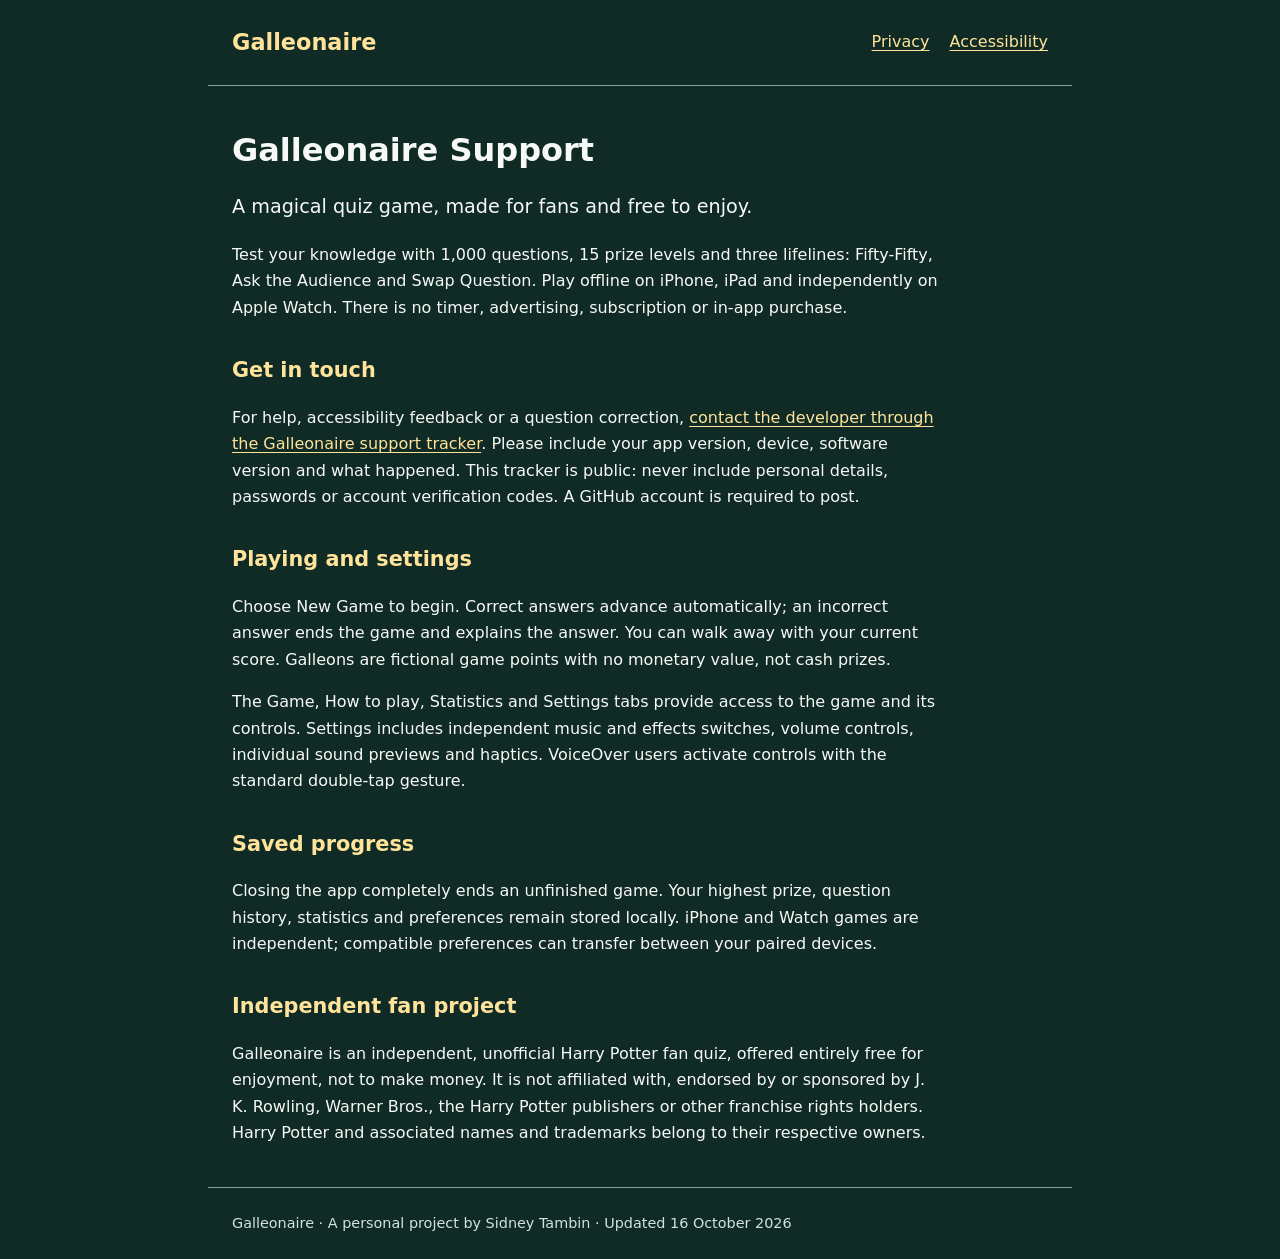
<file: index.html>
<!doctype html>
<html lang="en-GB">
<head><meta charset="utf-8"><meta name="viewport" content="width=device-width,initial-scale=1"><title>Galleonaire - Support</title><link rel="stylesheet" href="style.css"></head>
<body><header><a href="index.html">Galleonaire</a><nav aria-label="Information"><a href="privacy.html">Privacy</a><a href="accessibility.html">Accessibility</a></nav></header>
<main><h1>Galleonaire Support</h1><p class="lead">A magical quiz game, made for fans and free to enjoy.</p>
<p>Test your knowledge with 1,000 questions, 15 prize levels and three lifelines: Fifty-Fifty, Ask the Audience and Swap Question. Play offline on iPhone, iPad and independently on Apple Watch. There is no timer, advertising, subscription or in-app purchase.</p>
<h2>Get in touch</h2><p>For help, accessibility feedback or a question correction, <a href="https://github.com/sidneytambin-maker/galleonaire-apple/issues/new">contact the developer through the Galleonaire support tracker</a>. Please include your app version, device, software version and what happened. This tracker is public: never include personal details, passwords or account verification codes. A GitHub account is required to post.</p>
<h2>Playing and settings</h2><p>Choose New Game to begin. Correct answers advance automatically; an incorrect answer ends the game and explains the answer. You can walk away with your current score. Galleons are fictional game points with no monetary value, not cash prizes.</p>
<p>The Game, How to play, Statistics and Settings tabs provide access to the game and its controls. Settings includes independent music and effects switches, volume controls, individual sound previews and haptics. VoiceOver users activate controls with the standard double-tap gesture.</p>
<h2>Saved progress</h2><p>Closing the app completely ends an unfinished game. Your highest prize, question history, statistics and preferences remain stored locally. iPhone and Watch games are independent; compatible preferences can transfer between your paired devices.</p>
<h2>Independent fan project</h2><p>Galleonaire is an independent, unofficial Harry Potter fan quiz, offered entirely free for enjoyment, not to make money. It is not affiliated with, endorsed by or sponsored by J. K. Rowling, Warner Bros., the Harry Potter publishers or other franchise rights holders. Harry Potter and associated names and trademarks belong to their respective owners.</p></main>
<footer>Galleonaire &middot; A personal project by Sidney Tambin &middot; Updated 16 October 2026</footer></body></html>
</file>
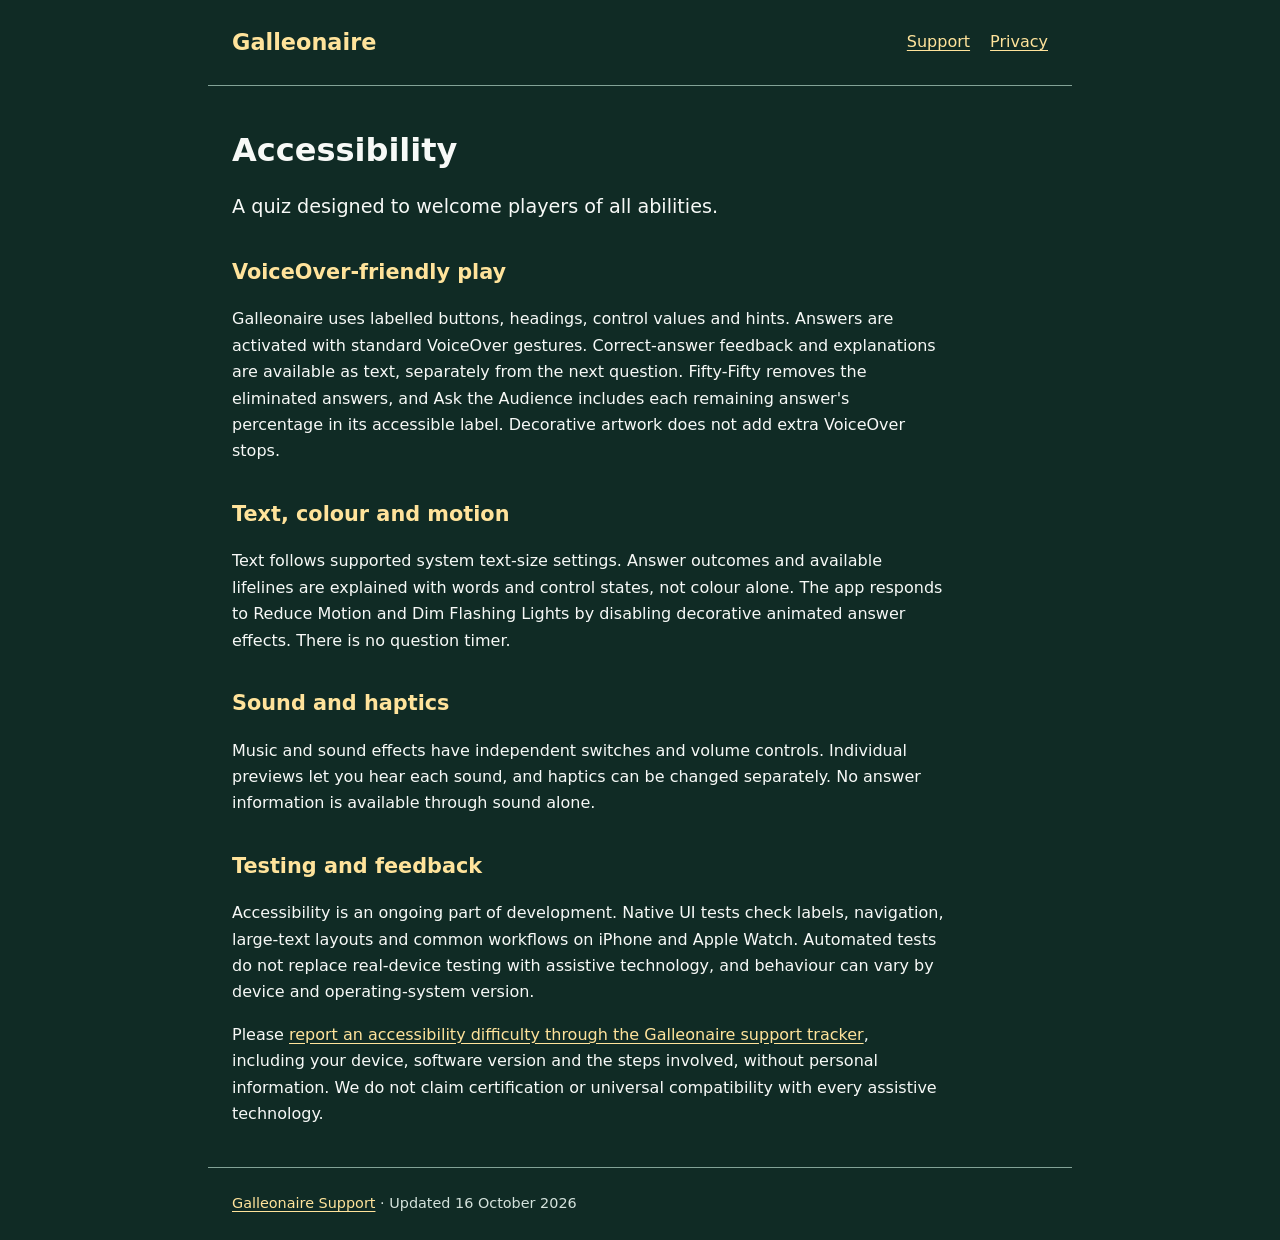
<file: accessibility.html>
<!doctype html>
<html lang="en-GB"><head><meta charset="utf-8"><meta name="viewport" content="width=device-width,initial-scale=1"><title>Galleonaire - Accessibility</title><link rel="stylesheet" href="style.css"></head>
<body><header><a href="index.html">Galleonaire</a><nav aria-label="Information"><a href="index.html">Support</a><a href="privacy.html">Privacy</a></nav></header><main>
<h1>Accessibility</h1><p class="lead">A quiz designed to welcome players of all abilities.</p>
<h2>VoiceOver-friendly play</h2><p>Galleonaire uses labelled buttons, headings, control values and hints. Answers are activated with standard VoiceOver gestures. Correct-answer feedback and explanations are available as text, separately from the next question. Fifty-Fifty removes the eliminated answers, and Ask the Audience includes each remaining answer's percentage in its accessible label. Decorative artwork does not add extra VoiceOver stops.</p>
<h2>Text, colour and motion</h2><p>Text follows supported system text-size settings. Answer outcomes and available lifelines are explained with words and control states, not colour alone. The app responds to Reduce Motion and Dim Flashing Lights by disabling decorative animated answer effects. There is no question timer.</p>
<h2>Sound and haptics</h2><p>Music and sound effects have independent switches and volume controls. Individual previews let you hear each sound, and haptics can be changed separately. No answer information is available through sound alone.</p>
<h2>Testing and feedback</h2><p>Accessibility is an ongoing part of development. Native UI tests check labels, navigation, large-text layouts and common workflows on iPhone and Apple Watch. Automated tests do not replace real-device testing with assistive technology, and behaviour can vary by device and operating-system version.</p><p>Please <a href="https://github.com/sidneytambin-maker/galleonaire-apple/issues/new">report an accessibility difficulty through the Galleonaire support tracker</a>, including your device, software version and the steps involved, without personal information. We do not claim certification or universal compatibility with every assistive technology.</p></main><footer><a href="index.html">Galleonaire Support</a> &middot; Updated 16 October 2026</footer></body></html>
</file>
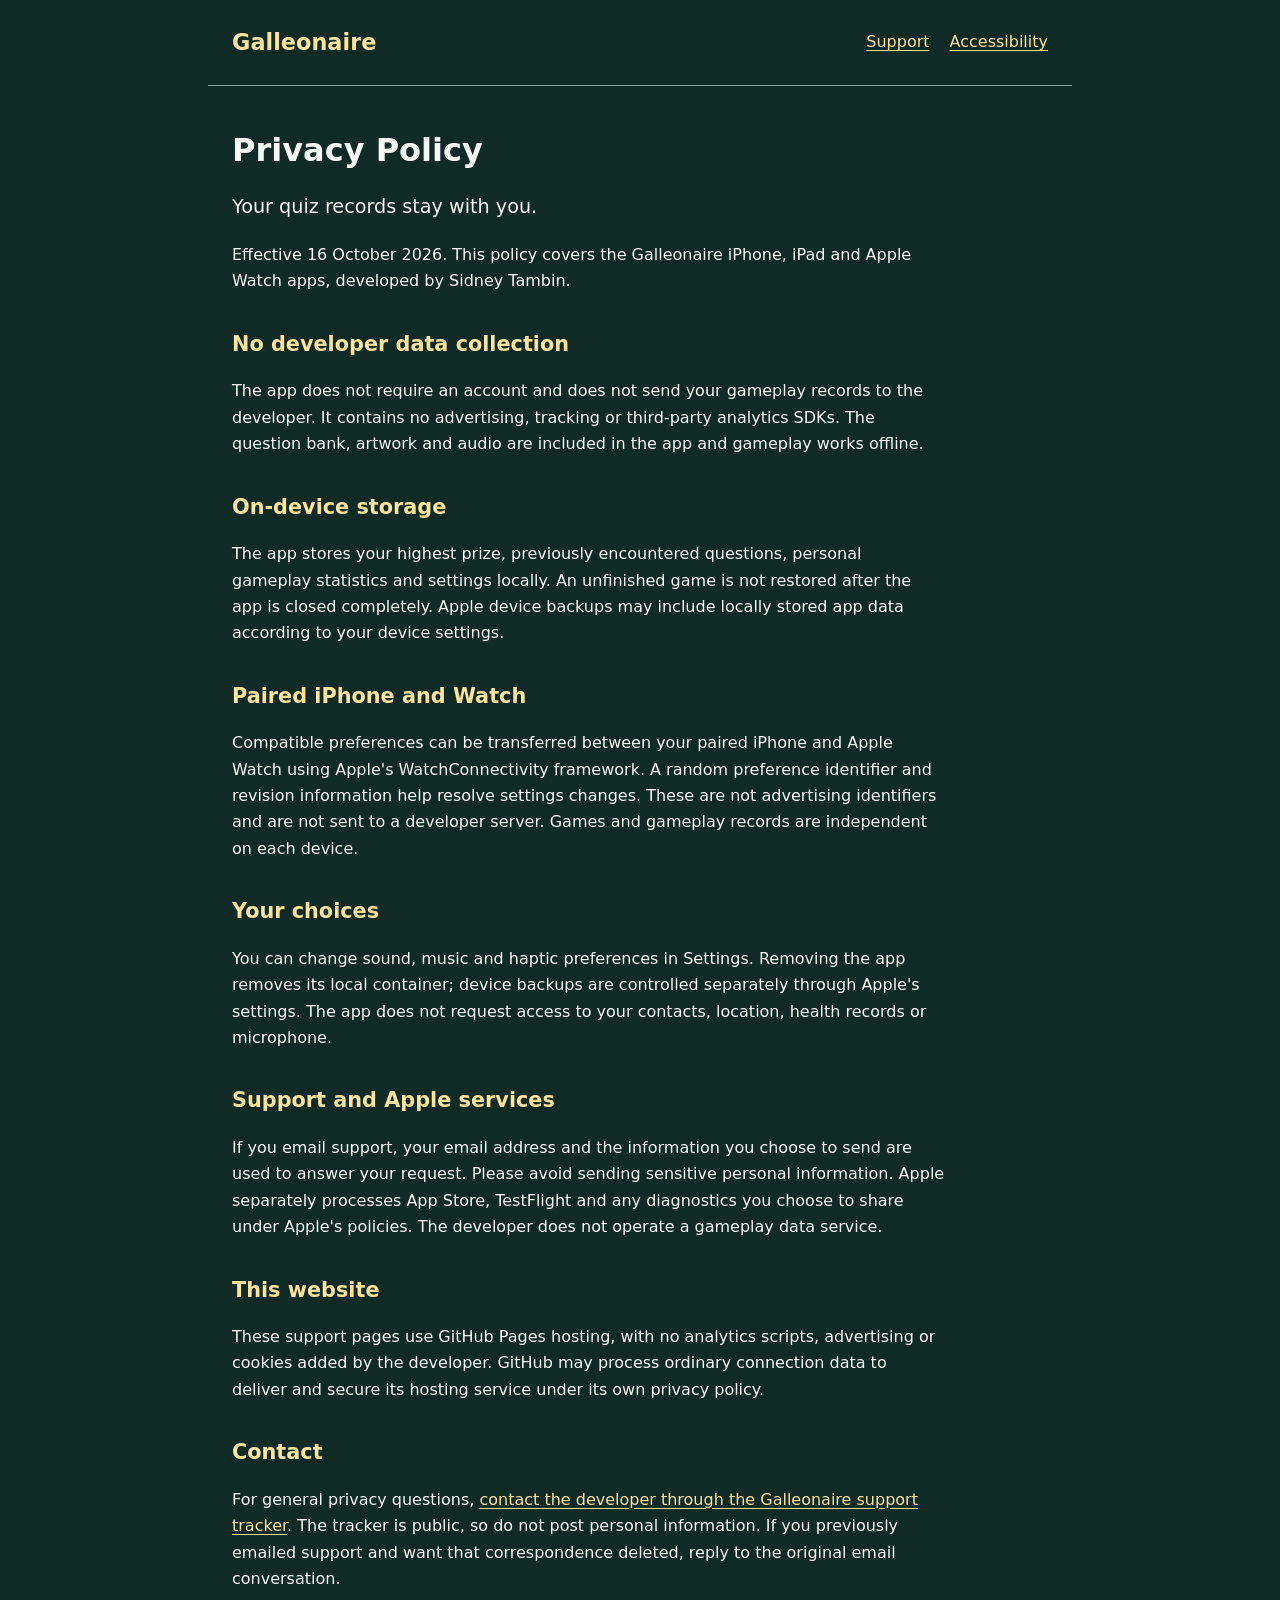
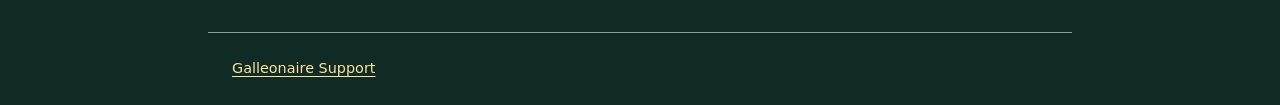
<file: privacy.html>
<!doctype html>
<html lang="en-GB"><head><meta charset="utf-8"><meta name="viewport" content="width=device-width,initial-scale=1"><title>Galleonaire - Privacy Policy</title><link rel="stylesheet" href="style.css"></head>
<body><header><a href="index.html">Galleonaire</a><nav aria-label="Information"><a href="index.html">Support</a><a href="accessibility.html">Accessibility</a></nav></header><main>
<h1>Privacy Policy</h1><p class="lead">Your quiz records stay with you.</p><p>Effective 16 October 2026. This policy covers the Galleonaire iPhone, iPad and Apple Watch apps, developed by Sidney Tambin.</p>
<h2>No developer data collection</h2><p>The app does not require an account and does not send your gameplay records to the developer. It contains no advertising, tracking or third-party analytics SDKs. The question bank, artwork and audio are included in the app and gameplay works offline.</p>
<h2>On-device storage</h2><p>The app stores your highest prize, previously encountered questions, personal gameplay statistics and settings locally. An unfinished game is not restored after the app is closed completely. Apple device backups may include locally stored app data according to your device settings.</p>
<h2>Paired iPhone and Watch</h2><p>Compatible preferences can be transferred between your paired iPhone and Apple Watch using Apple's WatchConnectivity framework. A random preference identifier and revision information help resolve settings changes. These are not advertising identifiers and are not sent to a developer server. Games and gameplay records are independent on each device.</p>
<h2>Your choices</h2><p>You can change sound, music and haptic preferences in Settings. Removing the app removes its local container; device backups are controlled separately through Apple's settings. The app does not request access to your contacts, location, health records or microphone.</p>
<h2>Support and Apple services</h2><p>If you email support, your email address and the information you choose to send are used to answer your request. Please avoid sending sensitive personal information. Apple separately processes App Store, TestFlight and any diagnostics you choose to share under Apple's policies. The developer does not operate a gameplay data service.</p>
<h2>This website</h2><p>These support pages use GitHub Pages hosting, with no analytics scripts, advertising or cookies added by the developer. GitHub may process ordinary connection data to deliver and secure its hosting service under its own privacy policy.</p>
<h2>Contact</h2><p>For general privacy questions, <a href="https://github.com/sidneytambin-maker/galleonaire-apple/issues/new">contact the developer through the Galleonaire support tracker</a>. The tracker is public, so do not post personal information. If you previously emailed support and want that correspondence deleted, reply to the original email conversation.</p></main><footer><a href="index.html">Galleonaire Support</a></footer></body></html>
</file>
<file: style.css>
:root { color-scheme: dark; font-family: system-ui, sans-serif; color: #f7f9f7; background: #102b25; }
* { box-sizing: border-box; }
body { margin: 0; line-height: 1.65; }
header, main, footer { max-width: 54rem; margin-inline: auto; padding: 1.5rem; }
header { display: flex; flex-wrap: wrap; align-items: center; justify-content: space-between; gap: 1rem; border-bottom: 1px solid #83a397; }
header > a { font-size: 1.4rem; font-weight: 750; text-decoration: none; }
nav { display: flex; flex-wrap: wrap; gap: 1.25rem; }
a { color: #ffe39b; text-underline-offset: .2em; overflow-wrap: anywhere; }
a:focus-visible { outline: 3px solid #fff; outline-offset: 5px; }
h1 { font-size: 2rem; line-height: 1.2; }
h2 { margin-top: 2rem; font-size: 1.3rem; color: #ffe39b; }
p { max-width: 70ch; }
.lead { font-size: 1.2rem; }
footer { border-top: 1px solid #83a397; font-size: .9rem; color: #d4e2dc; }
@media (prefers-reduced-motion: reduce) { * { scroll-behavior: auto; } }
</file>
